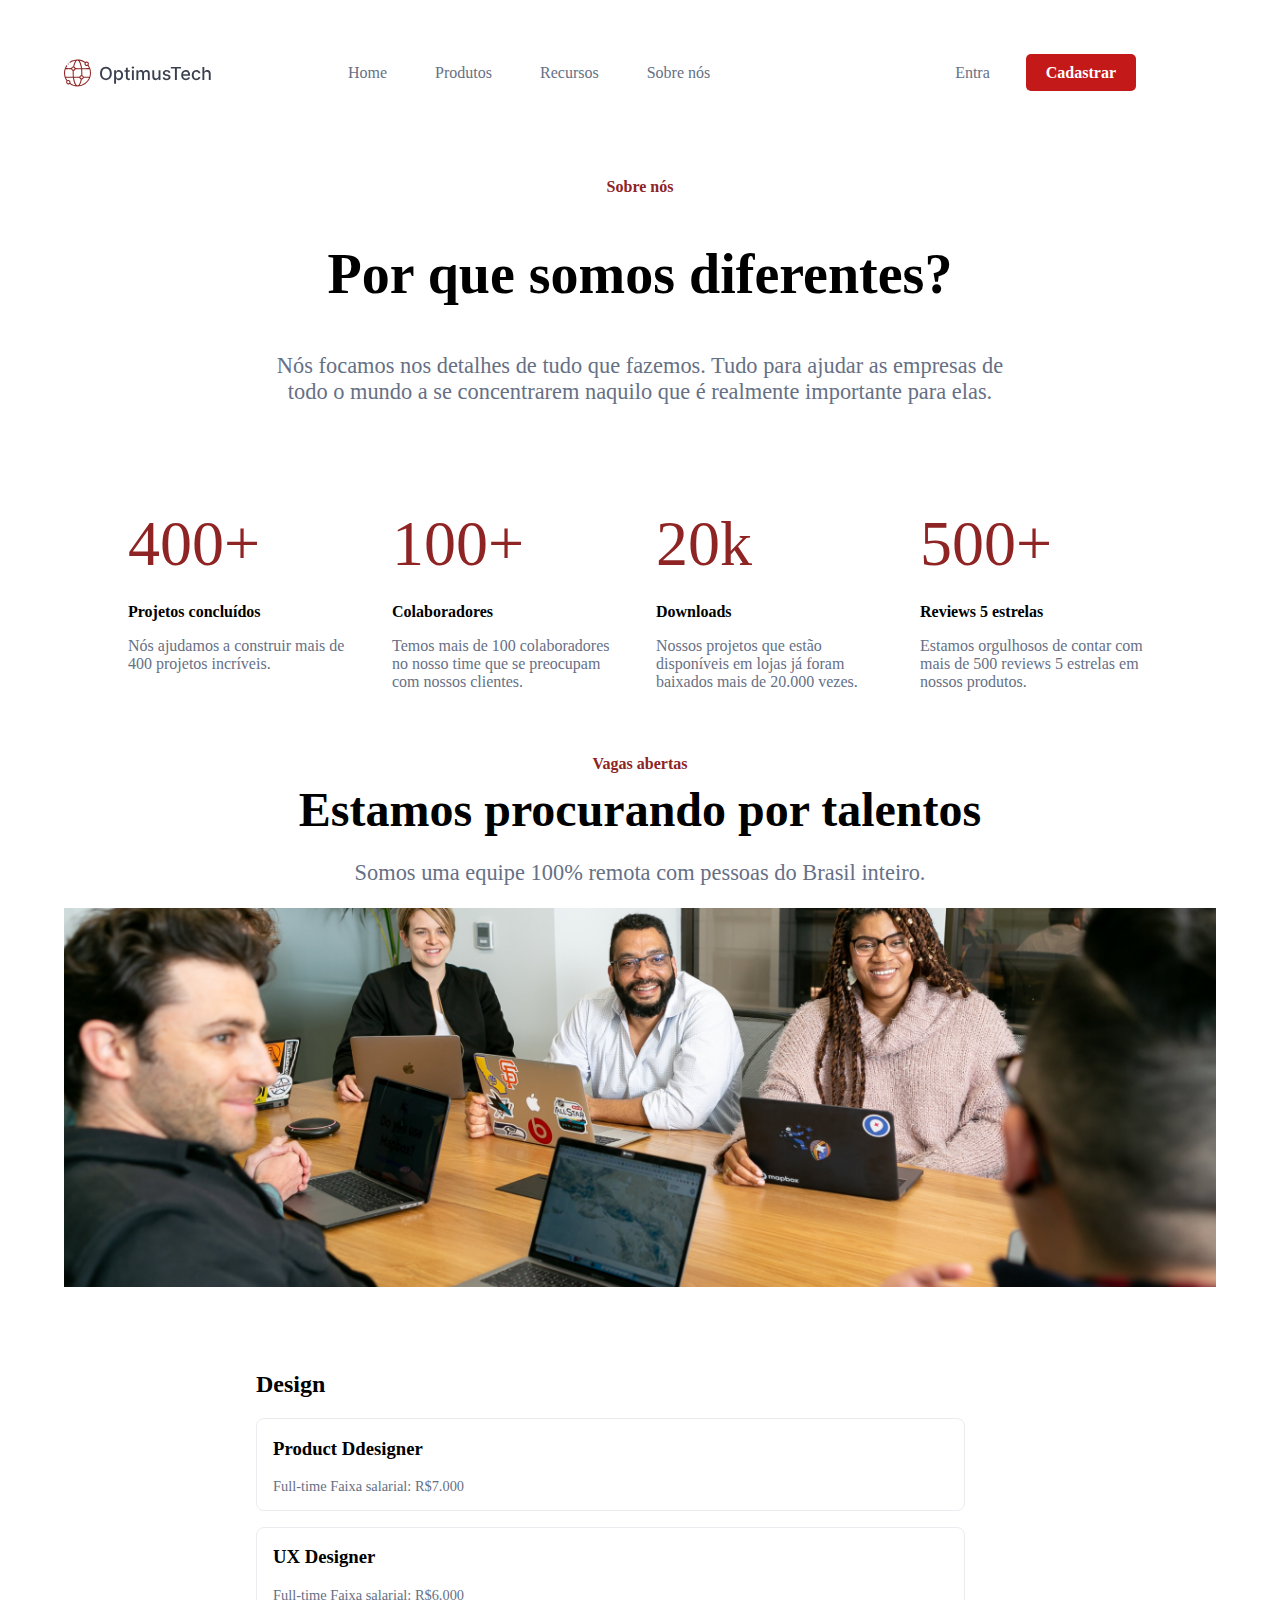
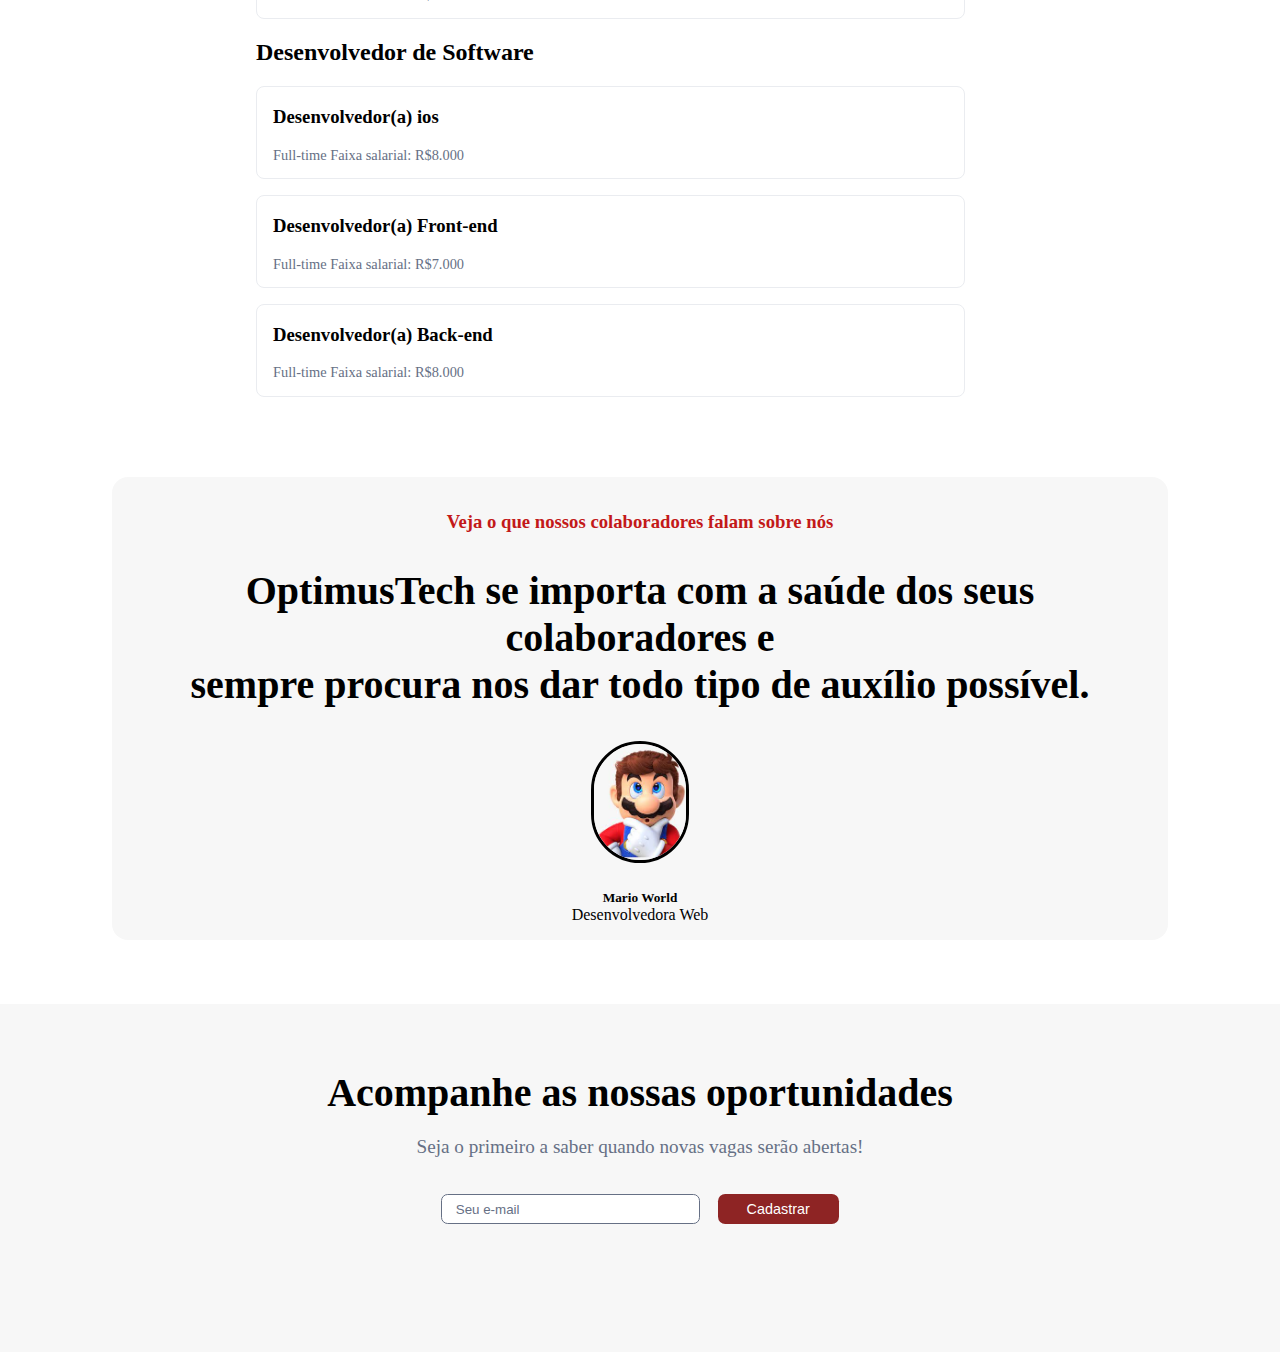
<file: projetos/7daysOfCode-HTML-CSS/index.html>
<!DOCTYPE html>
<html lang="pt-br">

<head>
  <meta charset="UTF-8">
  <meta http-equiv="X-UA-Compatible" content="IE=edge">
  <meta name="viewport" content="width=device-width, initial-scale=1.0">
  <link rel="stylesheet" href="css/header.css">
  <link rel="stylesheet" href="css/main.css">
  <link rel="stylesheet" href="css/footer.css">
  <title>7daysOfCode-HTML-CSS</title>
</head>

<body>
  <header class="container__header">

    <nav class="container__header--link">
      <img class="container__header--logo" src="img/_Button base.svg" alt="Logo OptimusTech">
      <ul class="cantainer__header--item">
        <li class="item__nav">Home</li>
        <li class="item__nav">Produtos</li>
        <li class="item__nav">Recursos</li>
        <li class="item__nav">Sobre nós</li>
      </ul>
    </nav>
    <section class="botao">
      <a class="botao__entra" href="#">Entra</a>
      <a class="botao__cadastra" href="#">Cadastrar</a>
      </div>
    </section>
  </header>
  <main>
    <!--Com flex-->
    <section class="container__sobre">
      <span class="sobre__titulo">Sobre nós</span>
      <h2 class="sobre__sub">Por que somos diferentes?</h2>
      <p class="sobre__texto ">Nós focamos nos detalhes de tudo que fazemos. Tudo para ajudar as empresas de <br> todo o mundo a se concentrarem naquilo que é realmente importante para elas.</p>
    </section>
    <!--Com flex-->
    <section class="container__info">
      <div class="container__info--grid">
        <div>
          <span class="info__item">400+</span>
          <h4 class="info__titulo">Projetos concluídos</h4>
          <p class="info__texto">Nós ajudamos a construir mais de 400 projetos incríveis.</p>
        </div>
        <div>
          <span class="info__item">100+</span>
          <h4 class="info__titulo">Colaboradores</h4>
          <p class="info__texto">Temos mais de 100 colaboradores no nosso time que se preocupam com nossos clientes.</p>
        </div>
        <div>
          <span class="info__item">20k</span>
          <h4 class="info__titulo">Downloads</h4>
          <p class="info__texto">Nossos projetos que estão disponíveis em lojas já foram baixados mais de 20.000 vezes.</p>
        </div>
        <div>
          <span class="info__item">500+</span>
          <h4 class="info__titulo">Reviews 5 estrelas</h4>
          <p class="info__texto">Estamos orgulhosos de contar com mais de 500 reviews 5 estrelas em nossos produtos.</p>
        </div>
      </div>
    </section>

    <!--Com Grid-->
    <section class="container__vagas">
      <div>
        <span class="vagas__titulo  sobre__titulo ">Vagas abertas</span>
        <h2 class="vagas__bub sobre__sub">Estamos procurando por talentos</h2>
        <p class="vagas__texto sobre__texto ">Somos uma equipe 100% remota com pessoas do Brasil inteiro.</p>
      </div>
      <img class="vagas__img" src="img/_banner.png" alt="">
    </section>

    <!--section vagas-->
    <section class="vagas">

      
      <div class="container__disign">
        <h2>Design</h2>
        <div class="container__item--vagas">
          <h3>Product Ddesigner</h3>
          <p class="vagas__funcao">Full-time Faixa salarial: R$7.000</p>
        </div>

        
        <div class="container__item--vagas">
          <h3>UX Designer</h3>
          <p class="vagas__funcao">Full-time Faixa salarial: R$6.000</p>
        </div>
      </div>


      <div>
        <h2>Desenvolvedor de Software</h2>
        <div class="container__item--vagas">
          <h3>Desenvolvedor(a) ios</h3>
          <p class="vagas__funcao">Full-time Faixa salarial: R$8.000</p>
        </div>
        <div class="container__item--vagas">
          <h3>Desenvolvedor(a) Front-end</h3>
          <p class="vagas__funcao">Full-time Faixa salarial: R$7.000</p>
        </div>
        <div class="container__item--vagas">
          <h3>Desenvolvedor(a) Back-end</h3>
          <p class="vagas__funcao">Full-time Faixa salarial: R$8.000</p>
        </div>

      </div>


    </section>

    <!--section depoimento-->
    <section class="depo__funcionario">
      <h3 class="depo__funcionario--veja">Veja o que nossos colaboradores falam sobre nós</h3>
      <h2 class="depo__funcionario--declaracao">OptimusTech se importa com a saúde dos seus colaboradores e <br> sempre procura nos dar todo tipo de auxílio possível.</h2>
      <div class="perfil__funcionario">
        <img class="perfil__funcionario--foto" src="img/outros/transferir.jpg" alt="">
        <h5 class="nome__funcionario">Mario World</h5>
        <p class="funcao__funcionario">Desenvolvedora Web</p>
      </div>
    </section>
  </main>
  
  <footer class="rodape">
    <h2 class="rodape__titulo">Acompanhe as nossas oportunidades</h2>
    <p class="rodape__testo">Seja o primeiro a saber quando novas vagas serão abertas!</p>
    <input class="rodape__input" value="Seu e-mail">
    <button class="rodape__button">Cadastrar</button>
  </footer>
</body>

</html>
</file>
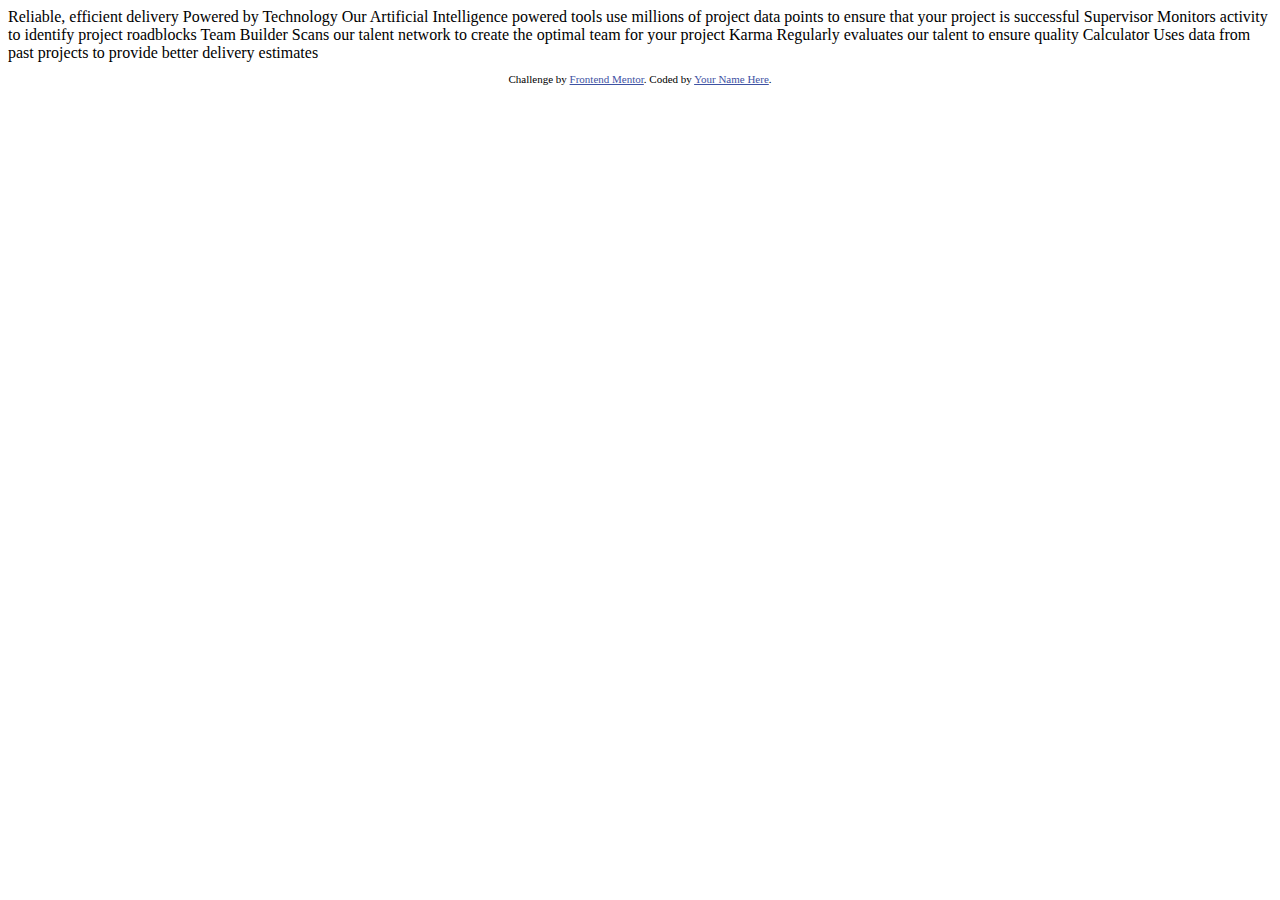
<file: projetos/four-card-feature-section-master (1)/four-card-feature-section-master/index.html>
<!DOCTYPE html>
<html lang="en">
<head>
  <meta charset="UTF-8">
  <meta name="viewport" content="width=device-width, initial-scale=1.0"> <!-- displays site properly based on user's device -->

  <link rel="icon" type="image/png" sizes="32x32" href="./images/favicon-32x32.png">
  
  <title>Frontend Mentor | Four card feature section</title>

  <!-- Feel free to remove these styles or customise in your own stylesheet 👍 -->
  <style>
    .attribution { font-size: 11px; text-align: center; }
    .attribution a { color: hsl(228, 45%, 44%); }
  </style>
</head>
<body>
  
  Reliable, efficient delivery
  Powered by Technology

  Our Artificial Intelligence powered tools use millions of project data points 
  to ensure that your project is successful

  Supervisor
  Monitors activity to identify project roadblocks

  Team Builder
  Scans our talent network to create the optimal team for your project

  Karma
  Regularly evaluates our talent to ensure quality

  Calculator
  Uses data from past projects to provide better delivery estimates

  
  <footer>
    <p class="attribution">
      Challenge by <a href="https://www.frontendmentor.io?ref=challenge" target="_blank">Frontend Mentor</a>. 
      Coded by <a href="#">Your Name Here</a>.
    </p>
  </footer>
</body>
</html>
</file>
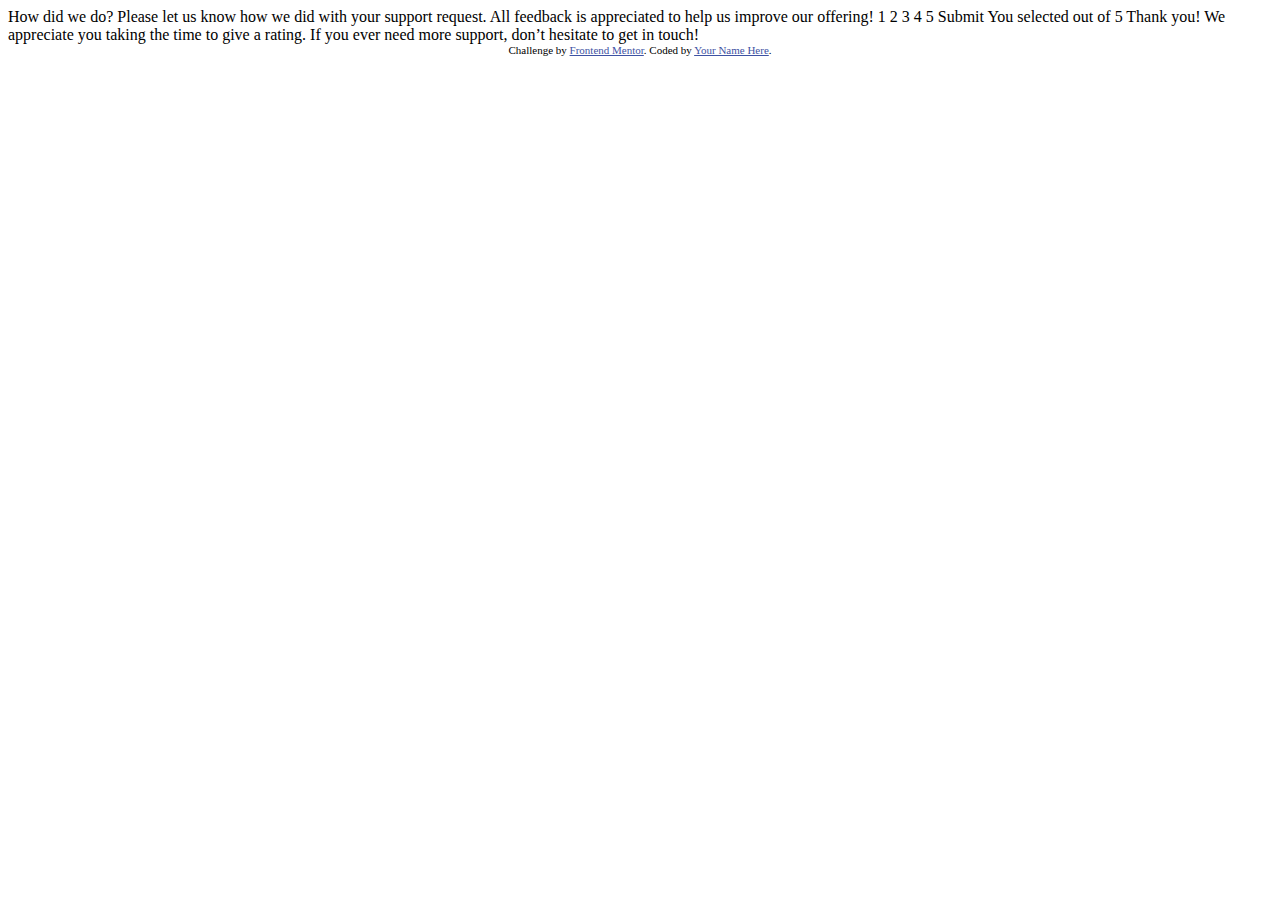
<file: projetos/interactive-rating-component-main/interactive-rating-component-main/index.html>
<!DOCTYPE html>
<html lang="en">
<head>
  <meta charset="UTF-8">
  <meta name="viewport" content="width=device-width, initial-scale=1.0"> <!-- displays site properly based on user's device -->

  <link rel="icon" type="image/png" sizes="32x32" href="./images/favicon-32x32.png">
  
  <title>Frontend Mentor | Interactive rating component</title>

  <!-- Feel free to remove these styles or customise in your own stylesheet 👍 -->
  <style>
    .attribution { font-size: 11px; text-align: center; }
    .attribution a { color: hsl(228, 45%, 44%); }
  </style>
</head>
<body>

  <!-- Rating state start -->

  How did we do?

  Please let us know how we did with your support request. All feedback is appreciated 
  to help us improve our offering!

  1 2 3 4 5

  Submit

  <!-- Rating state end -->

  <!-- Thank you state start -->

  You selected <!-- Add rating here --> out of 5

  Thank you!

  We appreciate you taking the time to give a rating. If you ever need more support, 
  don’t hesitate to get in touch!

  <!-- Thank you state end -->

  
  <div class="attribution">
    Challenge by <a href="https://www.frontendmentor.io?ref=challenge" target="_blank">Frontend Mentor</a>. 
    Coded by <a href="#">Your Name Here</a>.
  </div>
</body>
</html>
</file>
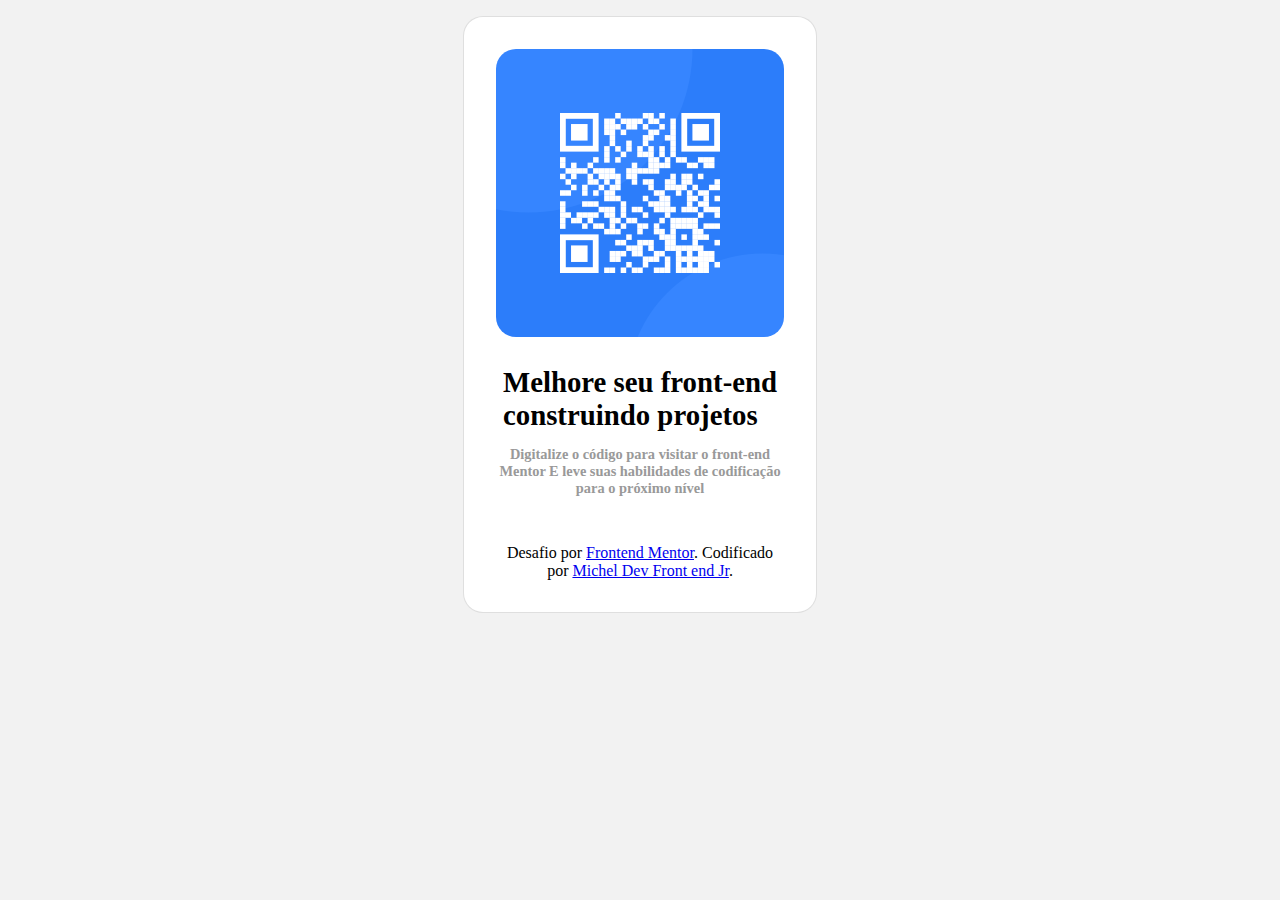
<file: projetos/Desafios Web/Codigo QR/qr-code-component-main/qr-code-component-main/index.html>
<!DOCTYPE html>
<html lang="pt-br">

<head>
  <meta charset="UTF-8">
  <meta name="viewport" content="width=device-width, initial-scale=1.0"> <!-- displays site properly based on user's device -->

  <link rel="icon" type="image/png" sizes="32x32" href="./images/favicon-32x32.png">
  <link rel="stylesheet" href="css/style.css">

  <title>Frontend Mentor | QR code component</title>

  <!-- Feel free to remove these styles or customise in your own stylesheet 👍 -->

</head>

<body>


  <div class="caixa__flex">
    <img class="imagem" src="images/image-qr-code.png" alt="">
    <h2 class="container__titulo centro">Melhore seu front-end <br> construindo projetos</h2>
    <p class="container__texto texto centro ">
      Digitalize o código  para visitar o front-end
    <p>
    <p class="container__texto centro psegundo">
      Mentor E leve suas habilidades de codificação <br> para o próximo nível
    </p>

    <p class="rodape">
      Desafio por <a href="https://www.frontendmentor.io?ref=challenge" target="_blank">Frontend Mentor</a>.
    Codificado por <a href="https://github.com/MichelKitundi" target="_blank"> Michel Dev Front end Jr</a>.
    </p>
  </div>


 
</body>

</html>
</file>
<file: projetos/7daysOfCode-HTML-CSS/css/header.css>
:root{
  --fundo-botao: #8E2424;
  --fundo-painel: #C31919;
  --cor-principal: #101828;
  --text-color: #667085;
  --text-botao: #fff;
}


/*recette*/
body {
  margin: 0;
  padding: 0;
}

.container__header {
  display: flex;
  justify-content: space-between;
  align-items: center;
  margin: 2em 4em;
}
.container__header--link {
  display: flex;
}

.container__header--link > ul {
  display: flex;
  margin-left: 5em;
}

.botao {
  margin-right: 5em;
}
.container__header--link .item__nav {
  color: var(--text-color);
  list-style: none;
  padding: 1em;
  margin-right: 1em;
  cursor: pointer;
}
.botao__entra {
  text-decoration: none;
  color: var(--text-color);
}
 .botao__cadastra {
   text-decoration: none;
   background: var(--fundo-painel);
   padding: 10px 20px;
   border-radius: 5px;
   color: var(--text-botao);
   font-weight: bold;
   margin-left: 2em;
 }
</file>
<file: projetos/7daysOfCode-HTML-CSS/css/main.css>
:root{
  --fundo-botao: #8E2424;
  --fundo-painel: #C31919;
  --cor-principal: #101828;
  --text-color: #667085;
  --bordas: #EAECF0;
  --fundo-funcionario: #F7F7F7;
}

.container__sobre {
  text-align: center;
  padding: 2em;
  margin-top: 2em;
}
.sobre__titulo {
  font-size: 1em;
  font-weight: bold;
  color: var(--fundo-botao);
}
.sobre__sub {
  font-size: 3.5em;
}
.sobre__texto {
  font-size: 1.4em;
  color: var(--text-color);
}
.container__info--grid {
  display: grid;
  grid-template-columns: repeat(4, 1fr);
  gap: 2em;
  width: 80%;
  margin: 3em auto;
}

.info__item {
  font-size: 4em;
  color: var(--fundo-botao);
}
.info__titulo{
  margin-bottom: 0;
}
.info__texto {
    color: var(--text-color);
}

.container__vagas {
  text-align: center;
}
.vagas__titulo {
  margin-bottom: 0;
}
.vagas__bub {
  margin: 0.2em;
  font-size: 3em;
}
.vagas__img {
  width: 90%;
}



.vagas {
  width: 60%;
  margin: 5em auto;
}
.container__item--vagas {
  width: 90%;
  margin-bottom: 1em;
  padding-left: 1em;
  border: 1px solid var(--bordas);
  border-radius: 0.5em;
}
.vagas__funcao {
  font-size: 0.9em;
  color: var(--text-color);
}



.depo__funcionario--veja {
  color: var(--fundo-painel);
}
.depo__funcionario--declaracao {
  font-size: 2.5em;
}
.depo__funcionario {
  width: 80%;
  margin: 0 auto;
  padding: 1em;
  text-align: center;
  border-radius: 1em;
  background: var(--fundo-funcionario);
}
.perfil__funcionario--foto {
  width: 9%;
  border: 3px solid black;
  border-radius: 100px;
}
.nome__funcionario {
  margin-bottom: 0;
}
.funcao__funcionario {
  margin: 0;
}
</file>
<file: projetos/7daysOfCode-HTML-CSS/css/footer.css>
:root{
  --fundo-botao: #8E2424;
  --fundo-painel: #C31919;
  --cor-principal: #101828;
  --text-color: #667085;
  --text-botao: #fff;
  --fundo-caixa: #F9FAFB;
  --fundo-funcionario: #F7F7F7;
}

.rodape {
  background: var(--fundo-funcionario);
  text-align: center;
  margin-top: 4em ;
  padding: 2em 0 8em 0;
}
.rodape__titulo {
  font-size: 2.5em;
  font-weight: bold;
  margin-bottom: 0.5em;
}
.rodape__testo {
  color: var(--text-color);
  margin-bottom: 0.5em;
  font-size: 1.2em;
}
.rodape__input {
  border-radius: 0.5em;
  border: 1px solid var(--text-color);
  color: var(--text-color);
  padding: 0.5em 5em 0.5em 1em;
  margin: 2em 1em 0 0;
}
.rodape__button {
  background: var(--fundo-botao);
  border: none;
  border-radius: 0.5em;
  color: var(--text-botao);
  padding: 0.5em 2em;
  font-size: 0.9em;
  cursor: pointer;
}
</file>
<file: projetos/Desafios Web/Codigo QR/qr-code-component-main/qr-code-component-main/css/style.css>
* {
  margin: 0;
  border-radius: 1.25rem;
}
body{
  background-color: #f2f2f2;
}
.caixa__flex {
  width: 18em;
  display: flex;
  flex-direction: column;
  background-color: #fff;
  border: 1px solid rgba(0,0,0,.125);
  border-radius: 1.25rem;
  margin: 1em auto;
  padding: 2em;
}
.centro {
  margin: 0 auto;
}
.container__titulo {
 margin-top: 1em;
 font-size: 1.8em;
 font-weight: bold;
}
.container__texto {
  margin-top: 1em;
  font-size: 0.9em;
  color: #999;
  font-weight: bolder;
}
.psegundo {
  margin: 0  0 1em 0;
  text-align: center;
} 

.rodape {
  text-align: center;
  margin-top: 32px;
}
</file>
